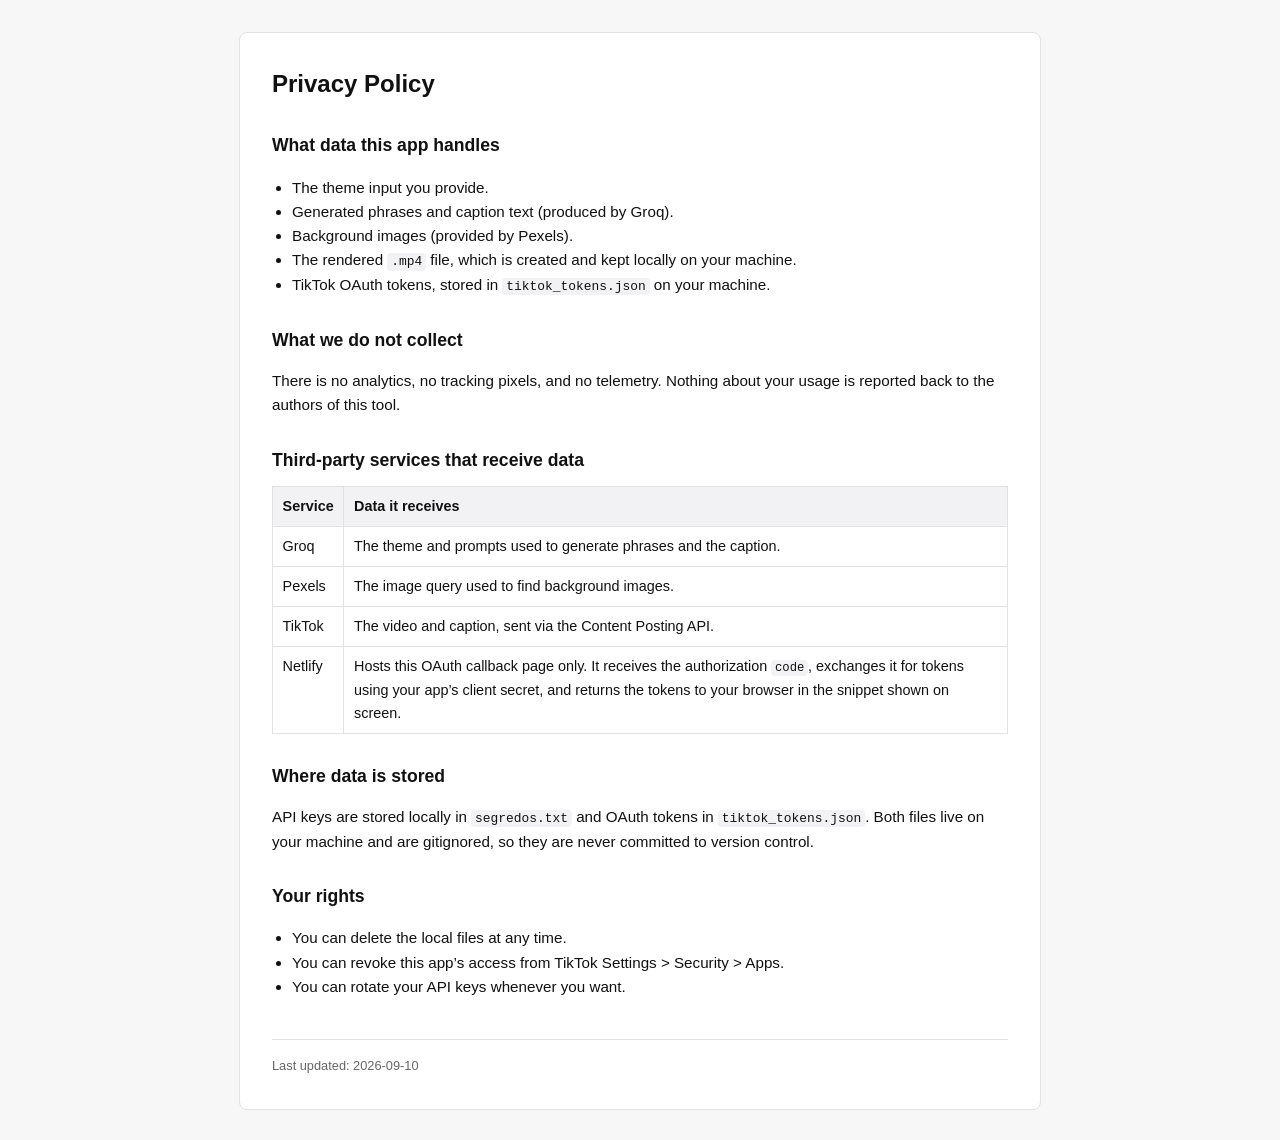
<file: tiktok-auth/netlify-app/privacy.html>
<!DOCTYPE html>
<html lang="en">
<head>
<meta charset="utf-8">
<meta name="viewport" content="width=device-width, initial-scale=1">
<title>Privacy Policy · TikTok Auto</title>
<style>
  body {
    margin: 0;
    padding: 2rem 1rem;
    font-family: -apple-system, BlinkMacSystemFont, "Segoe UI", Roboto, Helvetica, Arial, sans-serif;
    line-height: 1.6;
    color: #111;
    background: #f7f7f8;
  }
  main {
    max-width: 46rem;
    margin: 0 auto;
    background: #fff;
    border: 1px solid #e2e2e4;
    border-radius: 8px;
    padding: 2rem;
  }
  h1 {
    font-size: 1.5rem;
    margin: 0 0 1.5rem;
  }
  h2 {
    font-size: 1.1rem;
    margin: 1.75rem 0 0.5rem;
  }
  p, li {
    font-size: 0.95rem;
  }
  ul {
    padding-left: 1.25rem;
  }
  table {
    width: 100%;
    border-collapse: collapse;
    margin-top: 0.75rem;
    font-size: 0.9rem;
  }
  th, td {
    text-align: left;
    border: 1px solid #e2e2e4;
    padding: 0.5rem 0.6rem;
    vertical-align: top;
  }
  th {
    background: #f2f2f4;
  }
  code {
    font-family: ui-monospace, SFMono-Regular, Menlo, Consolas, monospace;
    font-size: 0.85em;
    background: #f2f2f4;
    padding: 0.1em 0.3em;
    border-radius: 4px;
  }
  footer {
    margin-top: 2.5rem;
    padding-top: 1rem;
    border-top: 1px solid #e2e2e4;
    font-size: 0.8rem;
    color: #666;
  }
</style>
</head>
<body>
<main>
  <h1>Privacy Policy</h1>

  <h2>What data this app handles</h2>
  <ul>
    <li>The theme input you provide.</li>
    <li>Generated phrases and caption text (produced by Groq).</li>
    <li>Background images (provided by Pexels).</li>
    <li>The rendered <code>.mp4</code> file, which is created and kept locally on your machine.</li>
    <li>TikTok OAuth tokens, stored in <code>tiktok_tokens.json</code> on your machine.</li>
  </ul>

  <h2>What we do not collect</h2>
  <p>There is no analytics, no tracking pixels, and no telemetry. Nothing about your usage is reported back to the authors of this tool.</p>

  <h2>Third-party services that receive data</h2>
  <table>
    <thead>
      <tr><th>Service</th><th>Data it receives</th></tr>
    </thead>
    <tbody>
      <tr>
        <td>Groq</td>
        <td>The theme and prompts used to generate phrases and the caption.</td>
      </tr>
      <tr>
        <td>Pexels</td>
        <td>The image query used to find background images.</td>
      </tr>
      <tr>
        <td>TikTok</td>
        <td>The video and caption, sent via the Content Posting API.</td>
      </tr>
      <tr>
        <td>Netlify</td>
        <td>Hosts this OAuth callback page only. It receives the authorization <code>code</code>, exchanges it for tokens using your app&rsquo;s client secret, and returns the tokens to your browser in the snippet shown on screen.</td>
      </tr>
    </tbody>
  </table>

  <h2>Where data is stored</h2>
  <p>API keys are stored locally in <code>segredos.txt</code> and OAuth tokens in <code>tiktok_tokens.json</code>. Both files live on your machine and are gitignored, so they are never committed to version control.</p>

  <h2>Your rights</h2>
  <ul>
    <li>You can delete the local files at any time.</li>
    <li>You can revoke this app&rsquo;s access from TikTok Settings &gt; Security &gt; Apps.</li>
    <li>You can rotate your API keys whenever you want.</li>
  </ul>

  <footer>Last updated: 2026-09-10</footer>
</main>
</body>
</html>
</file>
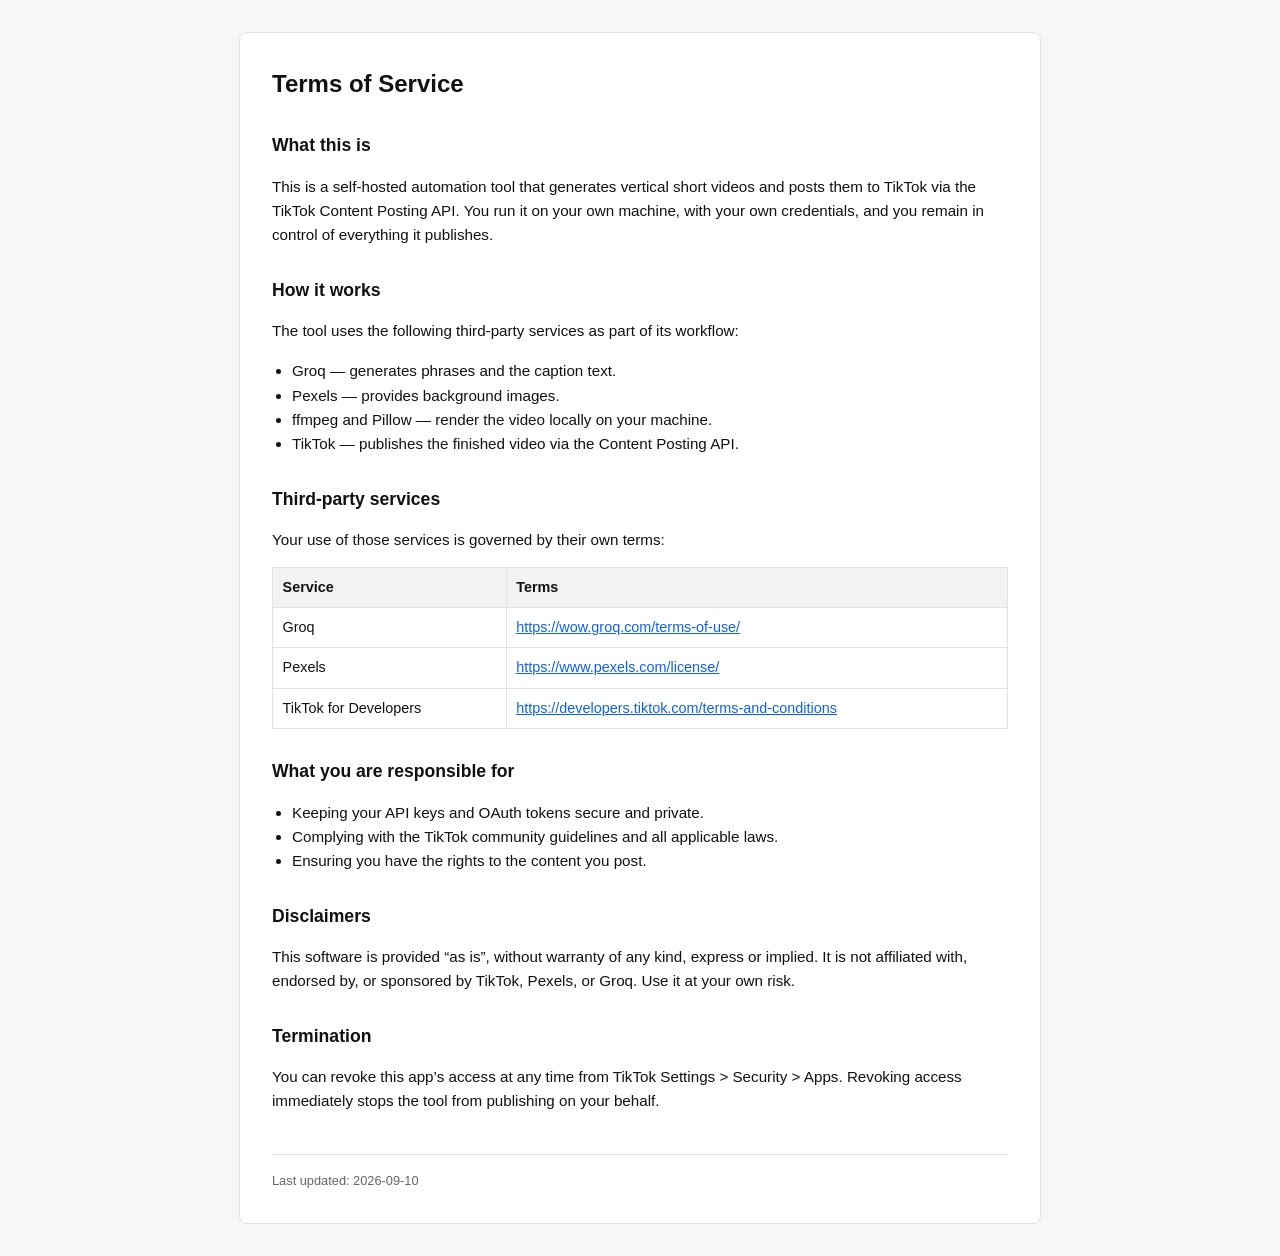
<file: tiktok-auth/netlify-app/terms.html>
<!DOCTYPE html>
<html lang="en">
<head>
<meta charset="utf-8">
<meta name="viewport" content="width=device-width, initial-scale=1">
<title>Terms of Service · TikTok Auto</title>
<style>
  body {
    margin: 0;
    padding: 2rem 1rem;
    font-family: -apple-system, BlinkMacSystemFont, "Segoe UI", Roboto, Helvetica, Arial, sans-serif;
    line-height: 1.6;
    color: #111;
    background: #f7f7f8;
  }
  main {
    max-width: 46rem;
    margin: 0 auto;
    background: #fff;
    border: 1px solid #e2e2e4;
    border-radius: 8px;
    padding: 2rem;
  }
  h1 {
    font-size: 1.5rem;
    margin: 0 0 1.5rem;
  }
  h2 {
    font-size: 1.1rem;
    margin: 1.75rem 0 0.5rem;
  }
  p, li {
    font-size: 0.95rem;
  }
  ul {
    padding-left: 1.25rem;
  }
  table {
    width: 100%;
    border-collapse: collapse;
    margin-top: 0.75rem;
    font-size: 0.9rem;
  }
  th, td {
    text-align: left;
    border: 1px solid #e2e2e4;
    padding: 0.5rem 0.6rem;
    vertical-align: top;
  }
  th {
    background: #f2f2f4;
  }
  a {
    color: #0b5fff;
  }
  footer {
    margin-top: 2.5rem;
    padding-top: 1rem;
    border-top: 1px solid #e2e2e4;
    font-size: 0.8rem;
    color: #666;
  }
</style>
</head>
<body>
<main>
  <h1>Terms of Service</h1>

  <h2>What this is</h2>
  <p>This is a self-hosted automation tool that generates vertical short videos and posts them to TikTok via the TikTok Content Posting API. You run it on your own machine, with your own credentials, and you remain in control of everything it publishes.</p>

  <h2>How it works</h2>
  <p>The tool uses the following third-party services as part of its workflow:</p>
  <ul>
    <li>Groq &mdash; generates phrases and the caption text.</li>
    <li>Pexels &mdash; provides background images.</li>
    <li>ffmpeg and Pillow &mdash; render the video locally on your machine.</li>
    <li>TikTok &mdash; publishes the finished video via the Content Posting API.</li>
  </ul>

  <h2>Third-party services</h2>
  <p>Your use of those services is governed by their own terms:</p>
  <table>
    <thead>
      <tr><th>Service</th><th>Terms</th></tr>
    </thead>
    <tbody>
      <tr>
        <td>Groq</td>
        <td><a href="https://wow.groq.com/terms-of-use/" rel="noopener">https://wow.groq.com/terms-of-use/</a></td>
      </tr>
      <tr>
        <td>Pexels</td>
        <td><a href="https://www.pexels.com/license/" rel="noopener">https://www.pexels.com/license/</a></td>
      </tr>
      <tr>
        <td>TikTok for Developers</td>
        <td><a href="https://developers.tiktok.com/terms-and-conditions" rel="noopener">https://developers.tiktok.com/terms-and-conditions</a></td>
      </tr>
    </tbody>
  </table>

  <h2>What you are responsible for</h2>
  <ul>
    <li>Keeping your API keys and OAuth tokens secure and private.</li>
    <li>Complying with the TikTok community guidelines and all applicable laws.</li>
    <li>Ensuring you have the rights to the content you post.</li>
  </ul>

  <h2>Disclaimers</h2>
  <p>This software is provided &ldquo;as is&rdquo;, without warranty of any kind, express or implied. It is not affiliated with, endorsed by, or sponsored by TikTok, Pexels, or Groq. Use it at your own risk.</p>

  <h2>Termination</h2>
  <p>You can revoke this app&rsquo;s access at any time from TikTok Settings &gt; Security &gt; Apps. Revoking access immediately stops the tool from publishing on your behalf.</p>

  <footer>Last updated: 2026-09-10</footer>
</main>
</body>
</html>
</file>
